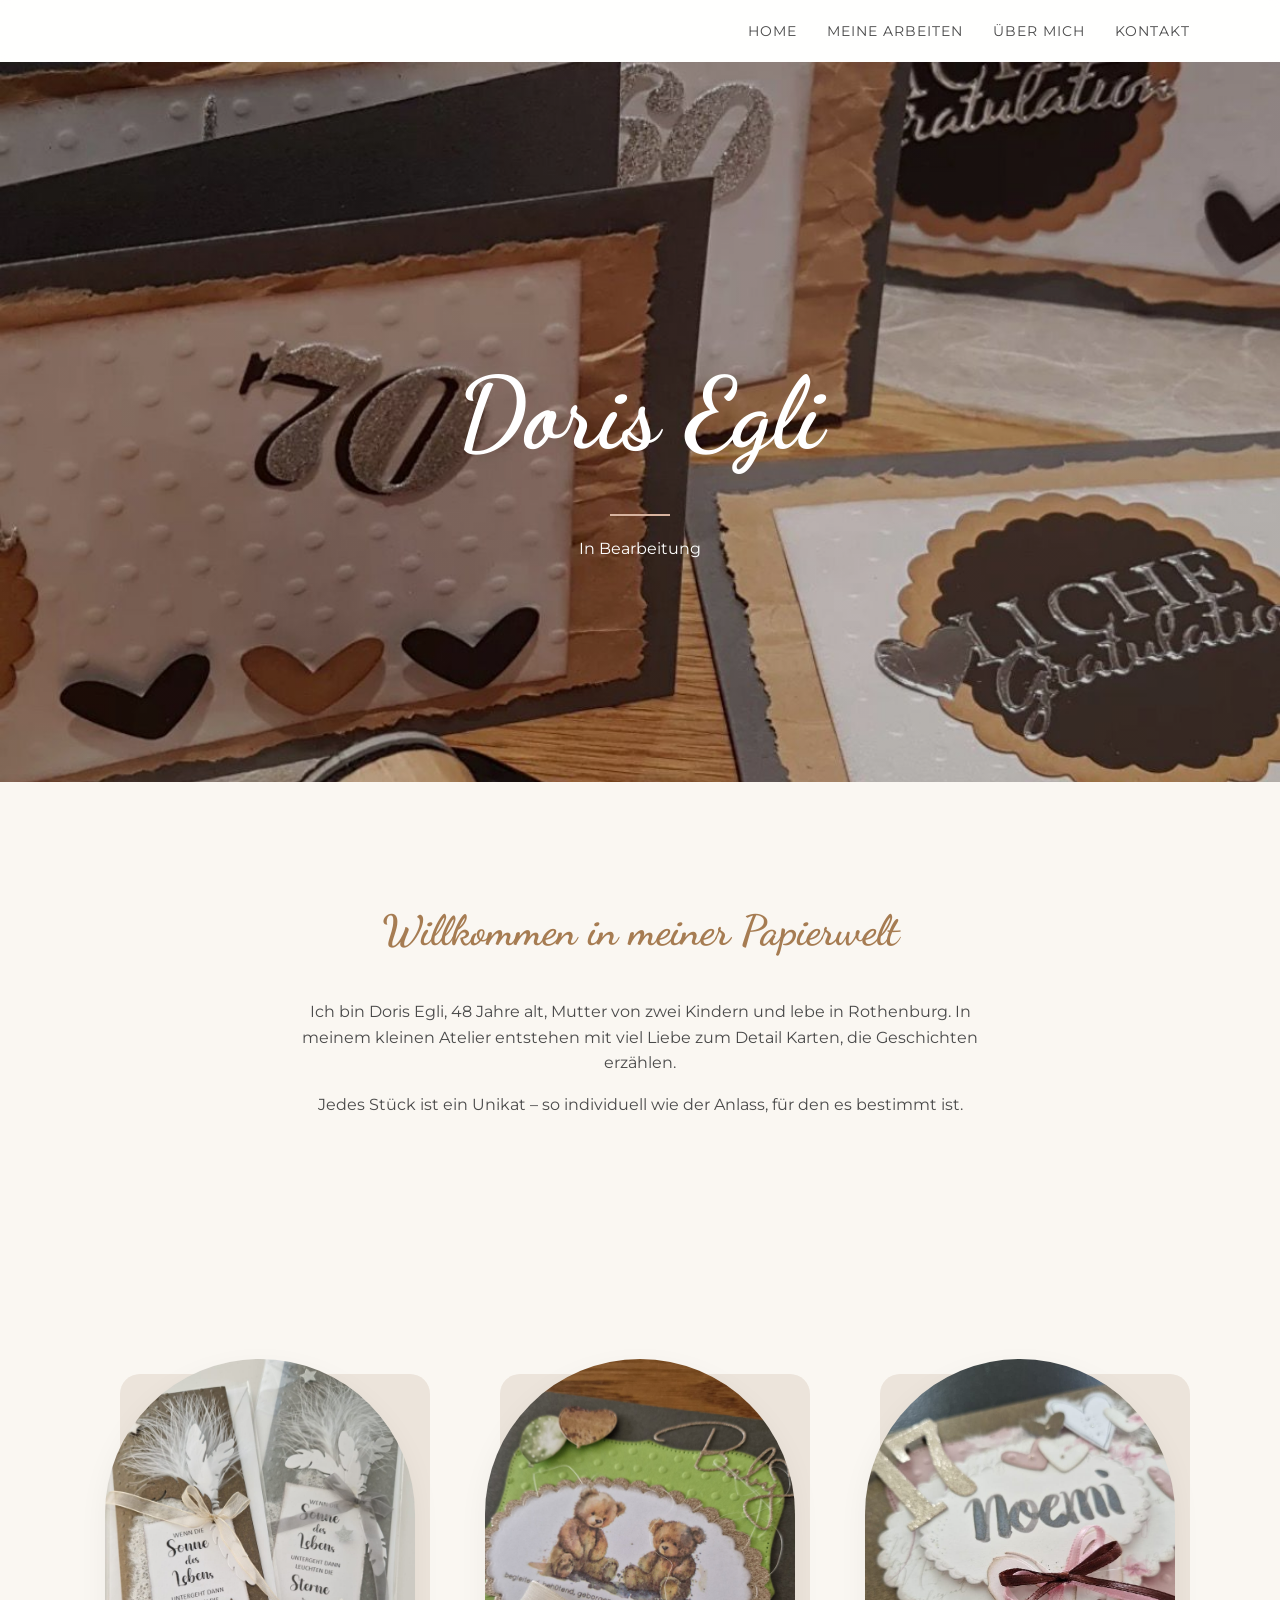
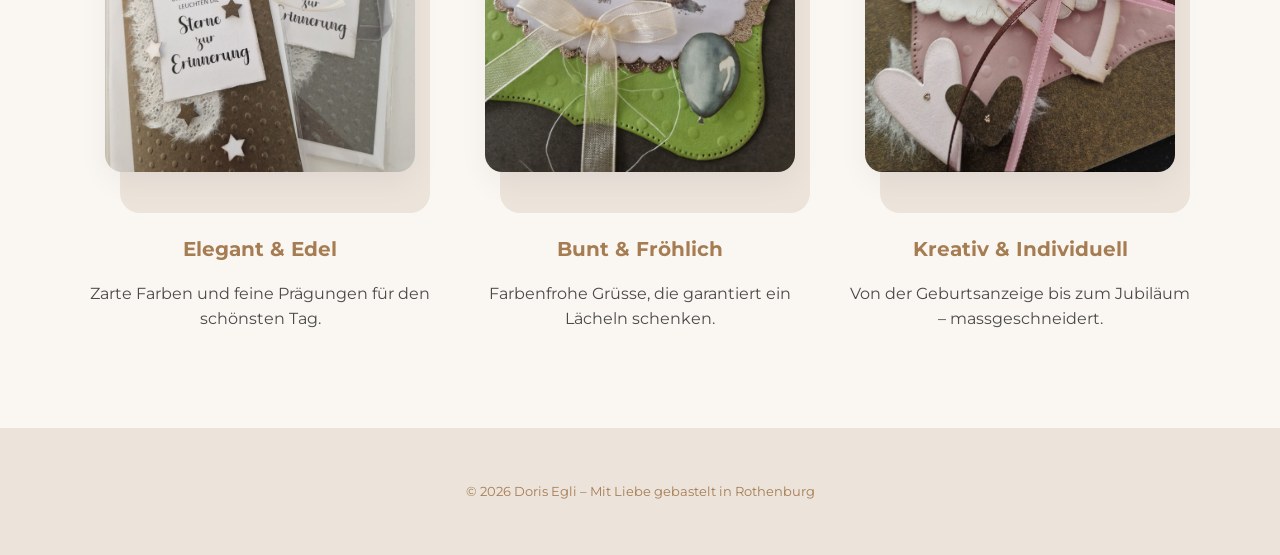
<file: index.html>
<!DOCTYPE html>
<html lang="de">
<head>
    <meta charset="UTF-8">
    <meta name="viewport" content="width=device-width, initial-scale=1.0">
    <title>Doris Egli – Bastelkarten</title>
    <link rel="icon" type="image/png" href="DE_Logo.png">
    <link rel="stylesheet" href="style.css">
</head>
<body>

<nav>

    <div class="nav-container">
        <a href="index.html">Home</a>
        <a href="arbeit.html">Meine Arbeiten</a>
        <a href="uebermich.html">Über mich</a>
        <a href="kontakt.html">Kontakt</a>
    </div>
</nav>

<header class="hero">
    <div class="hero-text">
        <h1>Doris Egli</h1>
        <div class="divider"></div>
        <p>In Bearbeitung</p>
    </div>
</header>

<main>
    <section class="intro">
        <div class="intro-content">
            <h2>Willkommen in meiner Papierwelt</h2>
            <p>Ich bin Doris Egli, 48 Jahre alt, Mutter von zwei Kindern und lebe in Rothenburg. In meinem kleinen Atelier entstehen mit viel Liebe zum Detail Karten, die Geschichten erzählen.</p>
            <p>Jedes Stück ist ein Unikat – so individuell wie der Anlass, für den es bestimmt ist.</p>
        </div>
    </section>

    <section class="highlights">
        <div class="card-grid">
            <div class="feature-card">
                <div class="gallery-item">
                    <img src="Kaertli8.jpeg" alt="elegant" class="feature-image">
                    <span>Hochzeiten</span>
                </div>
                <h3>Elegant & Edel</h3>
                <p>Zarte Farben und feine Prägungen für den schönsten Tag.</p>
            </div>
            <div class="feature-card">
                <div class="gallery-item">
                    <img src="Kaertli4.jpeg" alt="Bunt" class="feature-image">
                    <span>Geburtstage</span>
                </div>
                <h3>Bunt & Fröhlich</h3>
                <p>Farbenfrohe Grüsse, die garantiert ein Lächeln schenken.</p>
            </div>
            <div class="feature-card">
                <div class="gallery-item">
                    <img src="Kaertli10.jpeg" alt="individuell" class="feature-image">
                    <span>Besondere Anlässe</span>
                </div>
                <h3>Kreativ & Individuell</h3>
                <p>Von der Geburtsanzeige bis zum Jubiläum – massgeschneidert.</p>
            </div>
        </div>
    </section>
</main>

<footer>
    <p>&copy; 2026 Doris Egli – Mit Liebe gebastelt in Rothenburg</p>
</footer>

</body>
</html>
</file>
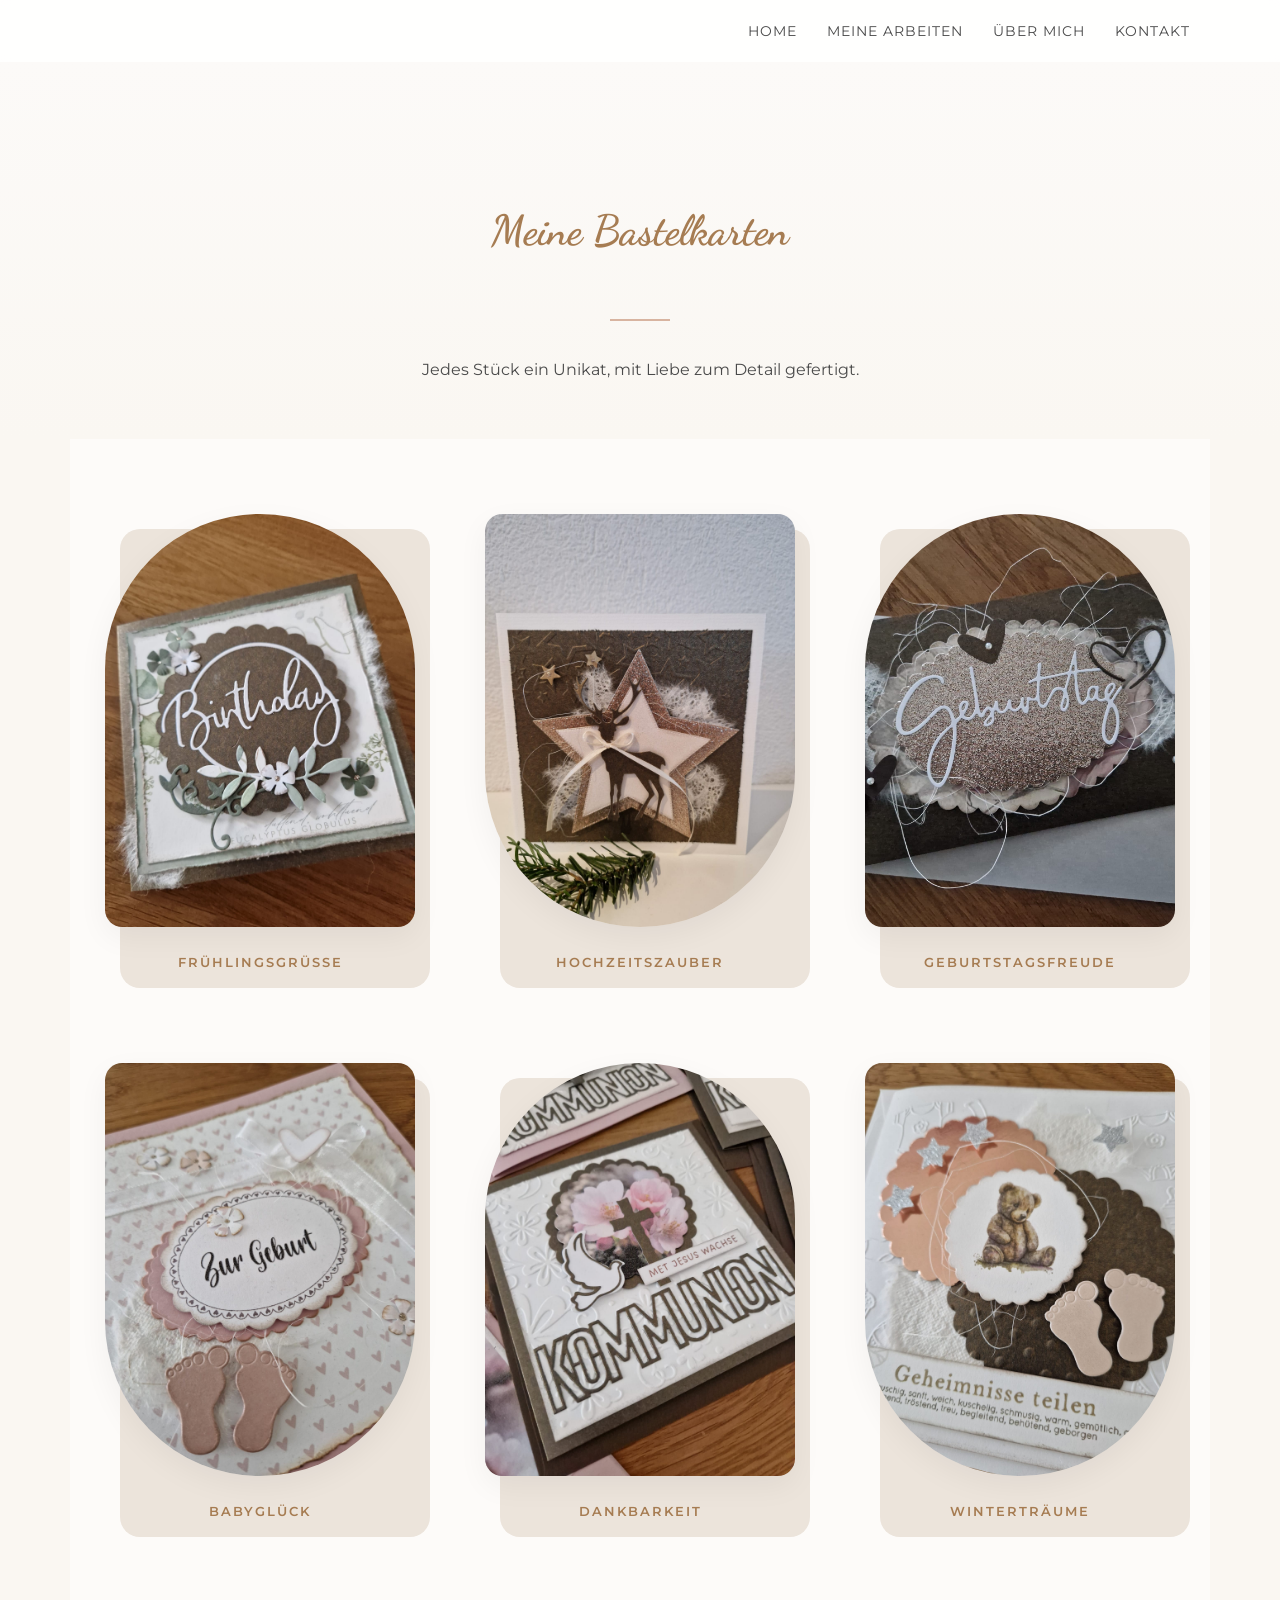
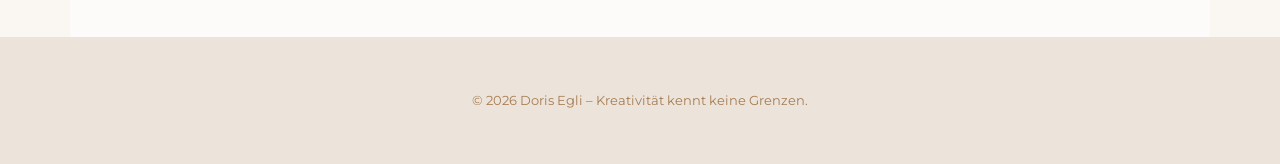
<file: arbeit.html>
<!DOCTYPE html>
<html lang="de">
<head>
    <meta charset="UTF-8">
    <meta name="viewport" content="width=device-width, initial-scale=1.0">
    <title>Doris Egli – Bastelkarten</title>
    <link rel="icon" type="image/png" href="DE_Logo.png">
    <link rel="stylesheet" href="style.css">
</head>
<body class="page-work">

<nav>
    <div class="nav-container">
        <a href="index.html">Home</a>
        <a href="arbeit.html">Meine Arbeiten</a>
        <a href="uebermich.html">Über mich</a>
        <a href="kontakt.html">Kontakt</a>
    </div>
</nav>

<header class="work-header">
    <div class="work-header-content"> <h2>Meine Bastelkarten</h2>
        <div class="divider"></div>
        <p>Jedes Stück ein Unikat, mit Liebe zum Detail gefertigt.</p>
    </div>
</header>

<section class="gallery-section">
    <div class="gallery-grid">
        <div class="gallery-item arch-up">
            <img src="Kaertli7.jpeg" alt="Handgemachte Karte 1">
            <div class="caption">Frühlingsgrüsse</div>
        </div>
        <div class="gallery-item arch-down">
            <img src="Kaertli1.jpeg" alt="Handgemachte Karte 2">
            <div class="caption">Hochzeitszauber</div>
        </div>
        <div class="gallery-item">
            <img src="Kaertli3.jpeg" alt="Handgemachte Karte 3">
            <div class="caption">Geburtstagsfreude</div>
        </div>
        <div class="gallery-item arch-up">
            <img src="Kaertli5.jpeg" alt="Handgemachte Karte 4">
            <div class="caption">Babyglück</div>
        </div>
        <div class="gallery-item arch-down">
            <img src="Kaertli2.jpeg" alt="Handgemachte Karte 5">
            <div class="caption">Dankbarkeit</div>
        </div>
        <div class="gallery-item">
            <img src="Kaertli6.jpeg" alt="Handgemachte Karte 6">
            <div class="caption">Winterträume</div>
        </div>
    </div>
</section>

<footer>
    <p>&copy; 2026 Doris Egli – Kreativität kennt keine Grenzen.</p>
</footer>

</body>
</html>
</file>
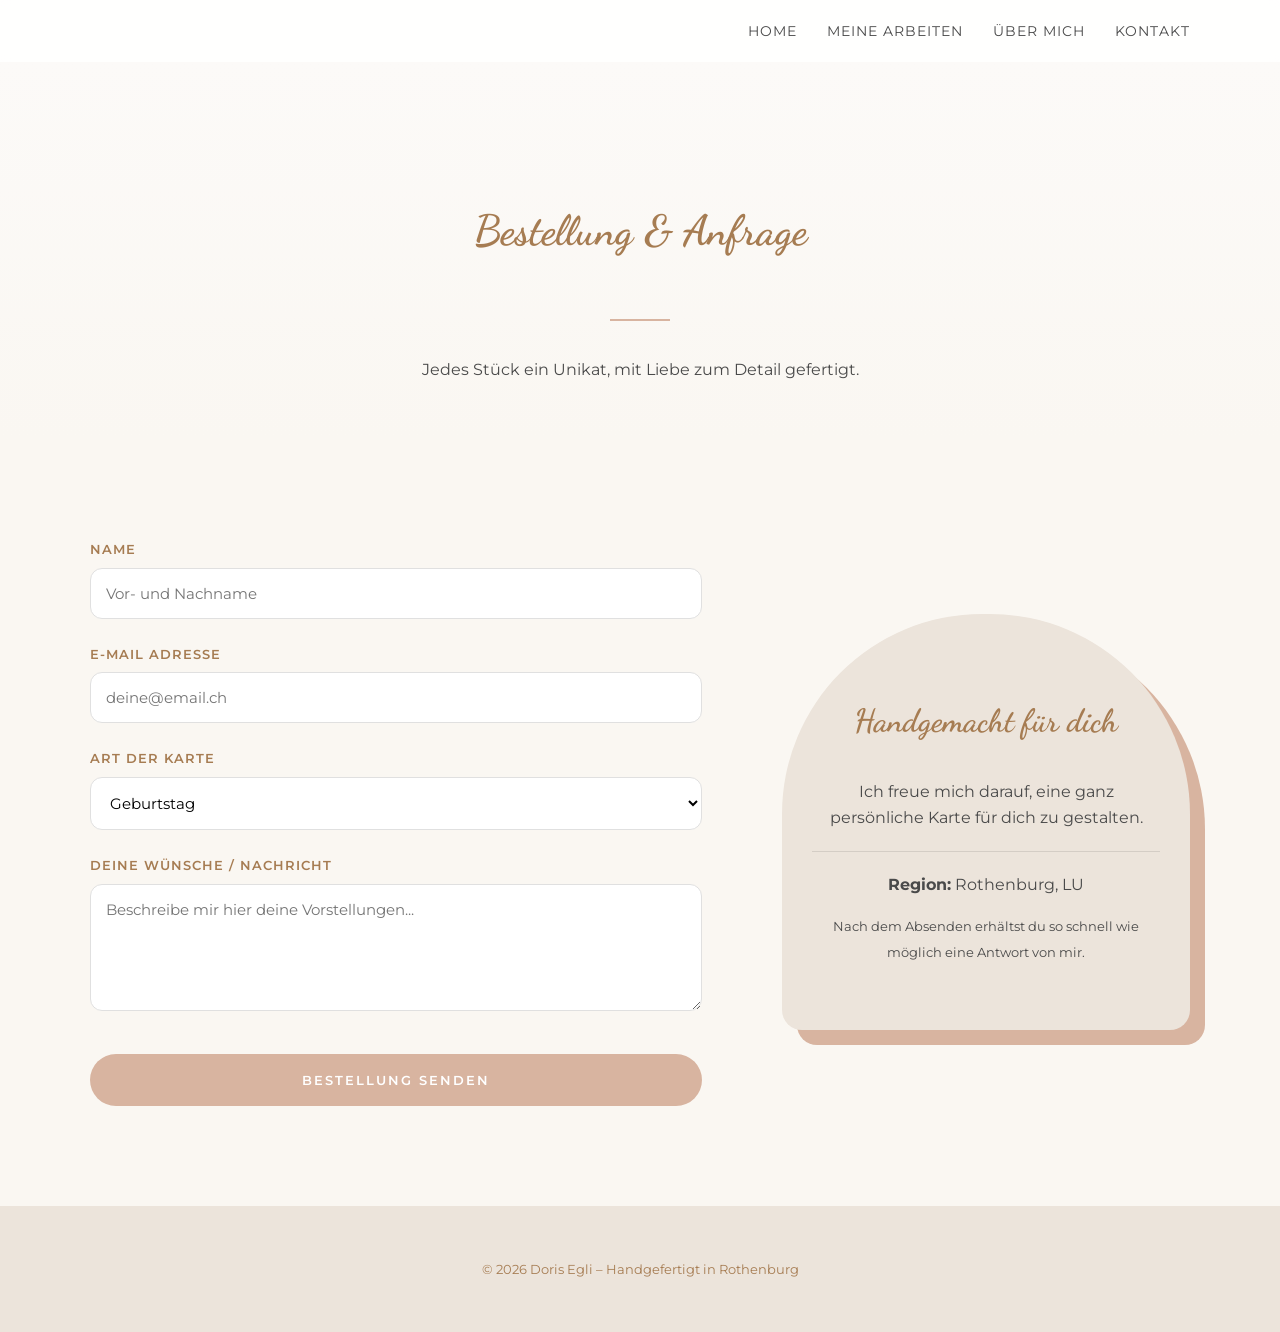
<file: kontakt.html>
<!DOCTYPE html>
<html lang="de">
<head>
    <meta charset="UTF-8">
    <meta name="viewport" content="width=device-width, initial-scale=1.0">
    <title>Doris Egli – Bastelkarten</title>
    <link rel="icon" type="image/png" href="DE_Logo.png">
    <link rel="stylesheet" href="style.css">
</head>
<body class="page-contact">

<nav>
    <div class="nav-container">
        <a href="index.html">Home</a>
        <a href="arbeit.html">Meine Arbeiten</a>
        <a href="uebermich.html">Über mich</a>
        <a href="kontakt.html">Kontakt</a>
    </div>
</nav>

<header class="work-header">
    <div class="work-header-content">
        <h2>Bestellung & Anfrage</h2>
        <div class="divider"></div>
        <p>Jedes Stück ein Unikat, mit Liebe zum Detail gefertigt.</p>
    </div>
</header>

<section class="contact-section">
    <div class="contact-grid">
        
        <div class="form-wrapper">
            <form action="https://formspree.io/f/xvzvplbp" method="POST">
                
                <input type="hidden" name="_next" value="success.html">
                <input type="hidden" name="_subject" value="Neue Karten-Bestellung von deiner Webseite">

                <div class="input-group">
                    <label for="name">Name</label>
                    <input type="text" id="name" name="Name" placeholder="Vor- und Nachname" required>
                </div>

                <div class="input-group">
                    <label for="email">E-Mail Adresse</label>
                    <input type="email" id="email" name="Email" placeholder="deine@email.ch" required>
                </div>

                <div class="input-group">
                    <label for="karte">Art der Karte</label>
                    <select id="karte" name="Karten-Typ">
                        <option value="Geburtstag">Geburtstag</option>
                        <option value="Hochzeit">Hochzeit</option>
                        <option value="Trauer">Trauer</option>
                        <option value="Individuell">Individuelle Spezialanfertigung</option>
                    </select>
                </div>

                <div class="input-group">
                    <label for="text">Deine Wünsche / Nachricht</label>
                    <textarea id="text" name="Nachricht" rows="5" placeholder="Beschreibe mir hier deine Vorstellungen..."></textarea>
                </div>

                <input type="text" name="_gotcha" style="display:none">

                <button type="submit" class="submit-btn">Bestellung senden</button>
            </form>
        </div>

        <div class="contact-sidebar">
            <div class="info-card arch-up">
                <h3>Handgemacht für dich</h3>
                <p>Ich freue mich darauf, eine ganz persönliche Karte für dich zu gestalten.</p>
                <hr>
                <p><strong>Region:</strong> Rothenburg, LU</p>
                <p><small>Nach dem Absenden erhältst du so schnell wie möglich eine Antwort von mir.</small></p>
            </div>
        </div>

    </div>
</section>

<footer>
    <p>&copy; 2026 Doris Egli – Handgefertigt in Rothenburg</p>
</footer>

</body>
</html>
</file>
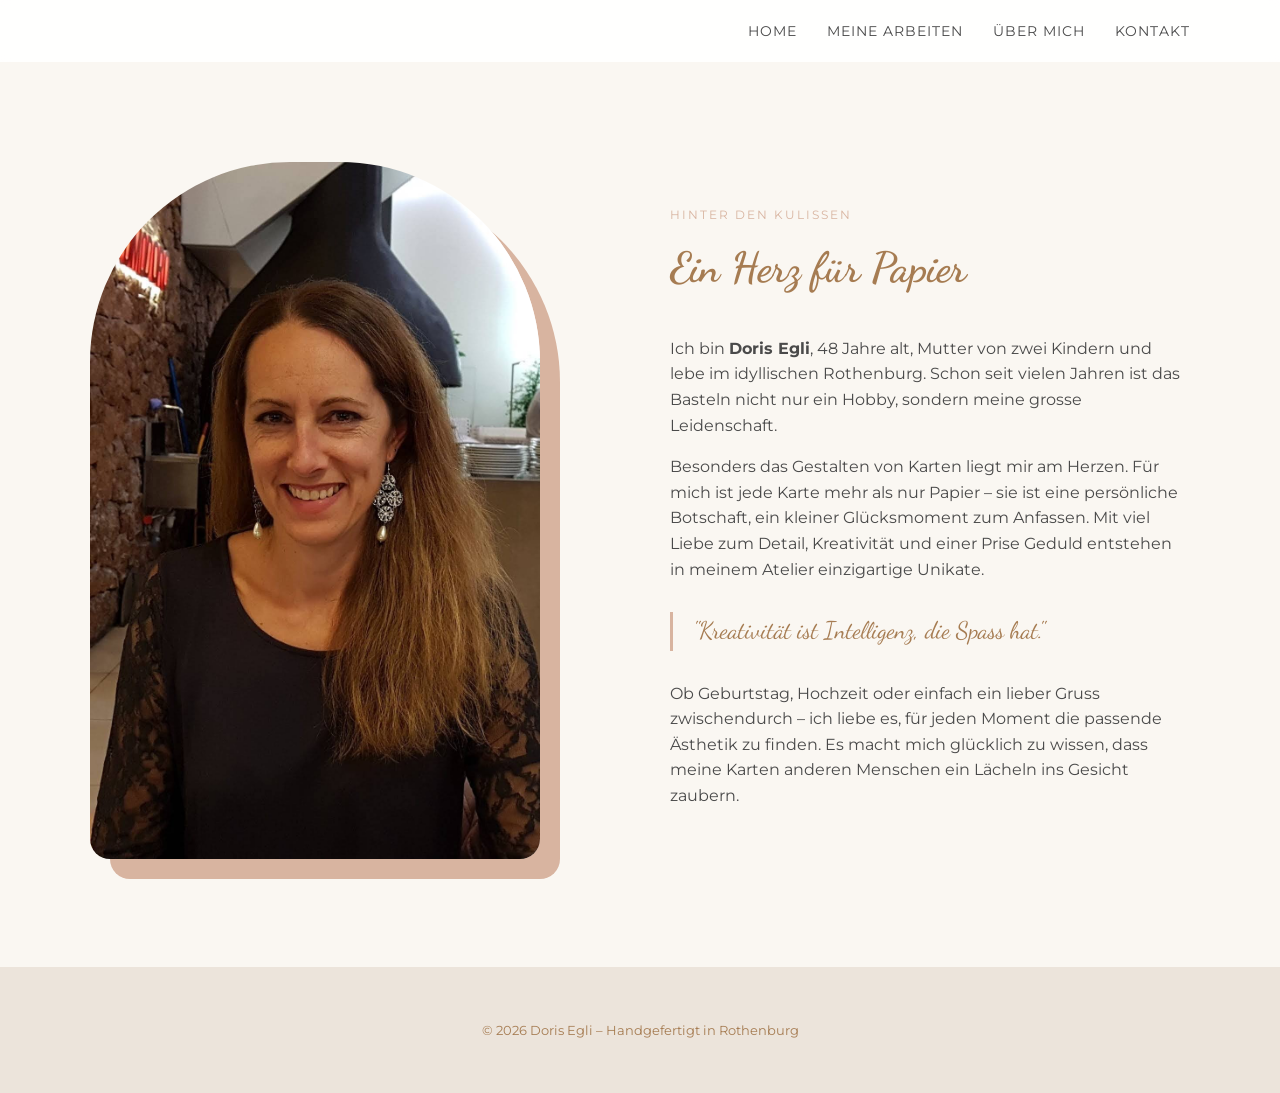
<file: uebermich.html>
<!DOCTYPE html>
<html lang="de">
<head>
    <meta charset="UTF-8">
    <meta name="viewport" content="width=device-width, initial-scale=1.0">
    <title>Doris Egli – Bastelkarten</title>
    <link rel="icon" type="image/png" href="DE_Logo.png">
    <link rel="stylesheet" href="style.css">
</head>
<body class="page-about">

<nav>
    <div class="nav-container">
        <a href="index.html">Home</a>
        <a href="arbeit.html">Meine Arbeiten</a>
        <a href="ueber-mich.html">Über mich</a>
        <a href="kontakt.html">Kontakt</a>
    </div>
</nav>

<section class="about-container">
    <div class="about-grid">
        <div class="about-image arch-up">
            <img src="doris_egli.jpeg" alt="Doris Egli bei der Arbeit">
        </div>

        <div class="about-text">
            <span class="subtitle">Hinter den Kulissen</span>
            <h2>Ein Herz für Papier</h2>
            
            <p>Ich bin <strong>Doris Egli</strong>, 48 Jahre alt, Mutter von zwei Kindern und lebe im idyllischen Rothenburg. Schon seit vielen Jahren ist das Basteln nicht nur ein Hobby, sondern meine grosse Leidenschaft.</p>

            <p>Besonders das Gestalten von Karten liegt mir am Herzen. Für mich ist jede Karte mehr als nur Papier – sie ist eine persönliche Botschaft, ein kleiner Glücksmoment zum Anfassen. Mit viel Liebe zum Detail, Kreativität und einer Prise Geduld entstehen in meinem Atelier einzigartige Unikate.</p>

            <blockquote>
                "Kreativität ist Intelligenz, die Spass hat."
            </blockquote>

            <p>Ob Geburtstag, Hochzeit oder einfach ein lieber Gruss zwischendurch – ich liebe es, für jeden Moment die passende Ästhetik zu finden. Es macht mich glücklich zu wissen, dass meine Karten anderen Menschen ein Lächeln ins Gesicht zaubern.</p>
        </div>
    </div>
</section>

<footer>
    <p>&copy; 2026 Doris Egli – Handgefertigt in Rothenburg</p>
</footer>

</body>
</html>
</file>
<file: style.css>
@import url('https://fonts.googleapis.com/css2?family=Dancing+Script:wght@500;700&family=Montserrat:wght@300;400;600&display=swap');

:root {
    --bg-color: #faf7f2;
    --primary-color: #d8b4a0; /* Sanftes Terracotta/Beige */
    --accent-color: #a67c52;
    --text-color: #4a4a4a;
    --white: #ffffff;
}

body {
    font-family: 'Montserrat', sans-serif;
    margin: 0;
    background-color: var(--bg-color);
    color: var(--text-color);
    line-height: 1.6;
}

/* Navigation */
nav {
    background-color: rgba(255, 255, 255, 0.9);
    padding: 20px 0;
    position: sticky;
    top: 0;
    z-index: 1000;
    backdrop-filter: blur(5px);
}

/* Navigation Container anpassen */
.nav-container {
    max-width: 1100px;
    margin: 0 auto;
    display: flex;
    justify-content: flex-end; /* Schiebt die Links nach rechts */
    gap: 40px;
    padding: 0 20px; /* Ein wenig Abstand zum Rand */
}


nav a {
    text-decoration: none;
    color: var(--text-color);
    font-weight: 400;
    font-size: 14px;
    letter-spacing: 1px;
    text-transform: uppercase;
    transition: color 0.3s;
}

nav a:hover {
    color: var(--primary-color);
}

.hero {
    height: 80vh;
    /* Hier wird das Overlay und dein lokales Bild definiert */
    background: linear-gradient(rgba(0,0,0,0.2), rgba(0,0,0,0.2)), 
                url('headerbild.jpeg') center/cover no-repeat;
    
    display: flex;
    justify-content: center;
    align-items: center;
    text-align: center;
    color: var(--white);
}

.hero-text h1 {
    font-family: 'Dancing Script', cursive;
    font-size: clamp(60px, 10vw, 100px);
    margin-bottom: 10px;
}

.divider {
    width: 60px;
    height: 2px;
    background: var(--white);
    margin: 20px auto;
    text-align: center;
}

/* Sections */
section {
    padding: 80px 20px;
    max-width: 1100px;
    margin: auto;
}

h2 {
    font-family: 'Dancing Script', cursive;
    font-size: 42px;
    color: var(--accent-color);
    text-align: center;
}

.intro-content {
    text-align: center;
    max-width: 700px;
    margin: 0 auto;
}

/* Highlights Grid */
.card-grid {
    display: grid;
    grid-template-columns: repeat(auto-fit, minmax(280px, 1fr));
    gap: 40px;
    margin-top: 50px;
}

.feature-card {
    text-align: center;
}

/* Der Bogen-Look aus dem Bild */
.image-placeholder.arch {
    width: 100%;
    aspect-ratio: 4/5;
    background-color: #eaddd3;
    border-radius: 150px 150px 20px 20px; /* Oben rund wie ein Bogen */
    display: flex;
    justify-content: center;
    align-items: center;
    overflow: hidden;
    margin-bottom: 20px;
    position: relative;
    transition: transform 0.4s ease;
}

.image-placeholder span {
    color: var(--accent-color);
    font-weight: 300;
    text-transform: uppercase;
    letter-spacing: 2px;
}

.feature-card:hover .image-placeholder {
    transform: translateY(-10px);
}

.feature-card h3 {
    font-size: 20px;
    margin-bottom: 10px;
    color: var(--accent-color);
}

/* Footer */
footer {
    padding: 40px;
    text-align: center;
    font-size: 13px;
    background-color: #ece4db;
    color: var(--accent-color);
}

/* Über mich Seite - Spezifisch */
.about-container {
    padding: 100px 20px;
}

.about-grid {
    display: grid;
    grid-template-columns: 1fr 1fr; /* Zwei gleich grosse Spalten */
    gap: 60px;
    align-items: center;
}

.about-image img {
    width: 100%;
    max-width: 450px;
    height: auto;
    border-radius: 200px 200px 20px 20px; /* Eleganter Bogen-Effekt */
    box-shadow: 20px 20px 0px var(--primary-color); /* Dekorative Fläche hinter dem Bild */
}

.about-text .subtitle {
    display: block;
    text-transform: uppercase;
    letter-spacing: 2px;
    font-size: 12px;
    color: var(--primary-color);
    margin-bottom: 10px;
}

.about-text h2 {
    text-align: left;
    margin-top: 0;
}

.about-text blockquote {
    font-family: 'Dancing Script', cursive;
    font-size: 24px;
    color: var(--accent-color);
    border-left: 3px solid var(--primary-color);
    padding-left: 20px;
    margin: 30px 0;
}

/* Responsiv für Mobilgeräte */
@media (max-width: 850px) {
    .about-grid {
        grid-template-columns: 1fr;
        text-align: center;
    }
    
    .about-image img {
        margin: 0 auto 40px;
        box-shadow: 10px 10px 0px var(--primary-color);
    }

    .about-text h2 {
        text-align: center;
    }

    .about-text blockquote {
        border-left: none;
        border-top: 1px solid var(--primary-color);
        border-bottom: 1px solid var(--primary-color);
        padding: 20px 0;
    }
}

/* Kontakt & Bestellung Spezifisch */
.contact-header {
    text-align: center;
    margin-bottom: 50px;
}

.contact-grid {
    display: grid;
    grid-template-columns: 1.5fr 1fr; /* Formular breiter als die Info-Box */
    gap: 50px;
    align-items: start;
}

.form-container {
    background: var(--white);
    padding: 40px;
    border-radius: 20px;
    box-shadow: 0 10px 30px rgba(0,0,0,0.03);
}

.input-group {
    margin-bottom: 20px;
}

label {
    display: block;
    font-size: 13px;
    text-transform: uppercase;
    letter-spacing: 1px;
    margin-bottom: 8px;
    color: var(--accent-color);
    font-weight: 600;
}

input, select, textarea {
    width: 100%;
    padding: 15px;
    border: 1px solid #eee;
    border-radius: 10px;
    background-color: #fcfcfc;
    font-family: 'Montserrat', sans-serif;
    font-size: 15px;
    transition: all 0.3s ease;
    box-sizing: border-box; /* Wichtig für die Breite */
}

input:focus, select:focus, textarea:focus {
    outline: none;
    border-color: var(--primary-color);
    background-color: var(--white);
    box-shadow: 0 0 0 4px rgba(216, 180, 160, 0.1);
}

.submit-btn {
    background-color: var(--primary-color);
    color: white;
    border: none;
    padding: 18px 30px;
    border-radius: 50px; /* Abgerundeter Button */
    cursor: pointer;
    font-family: 'Montserrat', sans-serif;
    font-weight: 600;
    text-transform: uppercase;
    letter-spacing: 2px;
    width: 100%;
    transition: background 0.3s, transform 0.2s;
    margin-top: 10px;
}

.submit-btn:hover {
    background-color: var(--accent-color);
    transform: translateY(-2px);
}

.contact-info .info-box {
    background-color: #eaddd3;
    padding: 40px;
    text-align: center;
    color: var(--accent-color);
}

.contact-info h3 {
    font-family: 'Dancing Script', cursive;
    font-size: 32px;
    margin-bottom: 20px;
}

/* Responsiv */
@media (max-width: 800px) {
    .contact-grid {
        grid-template-columns: 1fr;
    }
    
    .contact-info {
        order: -1; /* Info-Box erscheint am Handy zuerst */
    }
}

/* --- MEINE ARBEITEN (GALERIE) UPGRADE --- */

.gallery-section {
    padding: 60px 20px 100px;
    background-color: #fdfbf9; /* Ganz zarter Kontrast zum Body */
}

.gallery-grid {
    display: grid;
    grid-template-columns: repeat(auto-fit, minmax(320px, 1fr));
    gap: 60px 40px; /* Mehr Platz nach unten für die Beschriftung */
    align-items: end;
}

.gallery-item {
    position: relative;
    padding: 15px;
    background: transparent;
    transition: all 0.5s cubic-bezier(0.25, 1, 0.5, 1);
}

/* Der versetzte Hintergrund-Effekt (wie bei "Über mich") */
.gallery-item::before {
    content: "";
    position: absolute;
    top: 30px;
    left: 30px;
    right: 0;
    bottom: 0;
    background-color: #ece4db; /* Die sanfte Beige-Fläche */
    z-index: 0;
    border-radius: 20px;
    transition: transform 0.4s ease;
}

.gallery-item img {
    position: relative;
    z-index: 1;
    width: 100%;
    aspect-ratio: 3/4; /* Einheitliche Bildgrößen für einen ruhigen Look */
    object-fit: cover;
    display: block;
    box-shadow: 0 10px 30px rgba(0,0,0,0.05);
}

/* Abwechselnde Bogenformen für den künstlerischen Look */
.gallery-item:nth-child(odd) img {
    border-radius: 180px 180px 20px 20px; /* Bogen oben */
}

.gallery-item:nth-child(even) img {
    border-radius: 20px 20px 180px 180px; /* Bogen unten */
}

/* Animation beim Drüberfahren */
.gallery-item:hover {
    transform: translateY(-10px);
}

.gallery-item:hover::before {
    transform: translate(-10px, -10px);
    background-color: var(--primary-color); /* Farbe ändert sich beim Hover */
    opacity: 0.4;
}

.caption {
    position: relative;
    z-index: 2;
    margin-top: 25px;
    font-family: 'Montserrat', sans-serif;
    font-size: 13px;
    letter-spacing: 2px;
    text-transform: uppercase;
    color: var(--accent-color);
    text-align: center;
    font-weight: 600;
}

/* Der Titel-Bereich auf der Arbeiten-Seite */
.work-header {
    padding: 100px 20px 40px;
    background: linear-gradient(to bottom, #fcfaf8, var(--bg-color));
}

/* NAVIGATION RECHTSBÜNDIG */
.nav-container {
    max-width: 1100px;
    margin: 0 auto;
    display: flex;
    justify-content: flex-end; /* Schiebt alles nach rechts */
    gap: 30px;
    padding: 0 40px;
}

/* KONTAKT SEITE DESIGN */
.contact-section {
    padding: 100px 20px;
    max-width: 1100px;
    margin: auto;
}

.contact-grid {
    display: grid;
    grid-template-columns: 1.5fr 1fr; /* Formular breiter als die Info-Box */
    gap: 80px;
    align-items: center;
}

/* Formular Styling */
.form-wrapper h2 {
    text-align: left;
    margin-bottom: 10px;
}

.input-group {
    margin-bottom: 25px;
}

input, select, textarea {
    width: 100%;
    padding: 15px;
    border: 1px solid #e0e0e0;
    border-radius: 12px;
    background-color: #fff;
    font-family: 'Montserrat', sans-serif;
    transition: all 0.3s;
}

input:focus, textarea:focus {
    border-color: var(--primary-color);
    outline: none;
    box-shadow: 0 0 0 4px rgba(216, 180, 160, 0.1);
}

.submit-btn {
    background-color: var(--primary-color);
    color: white;
    padding: 18px 40px;
    border: none;
    border-radius: 50px;
    text-transform: uppercase;
    letter-spacing: 2px;
    font-weight: 600;
    cursor: pointer;
    transition: 0.3s;
}

.submit-btn:hover {
    background-color: var(--accent-color);
    transform: translateY(-3px);
}

/* Info-Box auf der rechten Seite */
.info-card {
    background-color: #ece4db;
    padding: 50px 30px;
    text-align: center;
    position: relative;
    border-radius: 200px 200px 20px 20px; /* Bogen-Look */
    box-shadow: 15px 15px 0px var(--primary-color); /* Versetzter Schatten */
}

.info-card h3 {
    font-family: 'Dancing Script', cursive;
    font-size: 32px;
    color: var(--accent-color);
}

hr {
    border: 0;
    border-top: 1px solid rgba(0,0,0,0.1);
    margin: 20px 0;
}

/* Mobil-Optimierung */
@media (max-width: 850px) {
    .contact-grid {
        grid-template-columns: 1fr;
    }
    .contact-sidebar {
        order: -1; /* Info-Box oben am Handy */
        margin-bottom: 50px;
    }
}

.work-header {
    text-align: center; /* Zentriert den Text (h2 und p) */
    padding: 100px 20px 40px;
}

.work-header-content {
    display: flex;
    flex-direction: column;
    align-items: center; /* Zentriert Elemente horizontal im Flex-Layout */
}

.divider {
    width: 60px;
    height: 2px;
    background: var(--primary-color); /* Oder deine gewünschte Farbe */
    margin: 20px auto; /* 'auto' sorgt dafür, dass die Linie mittig steht */
}
</file>
